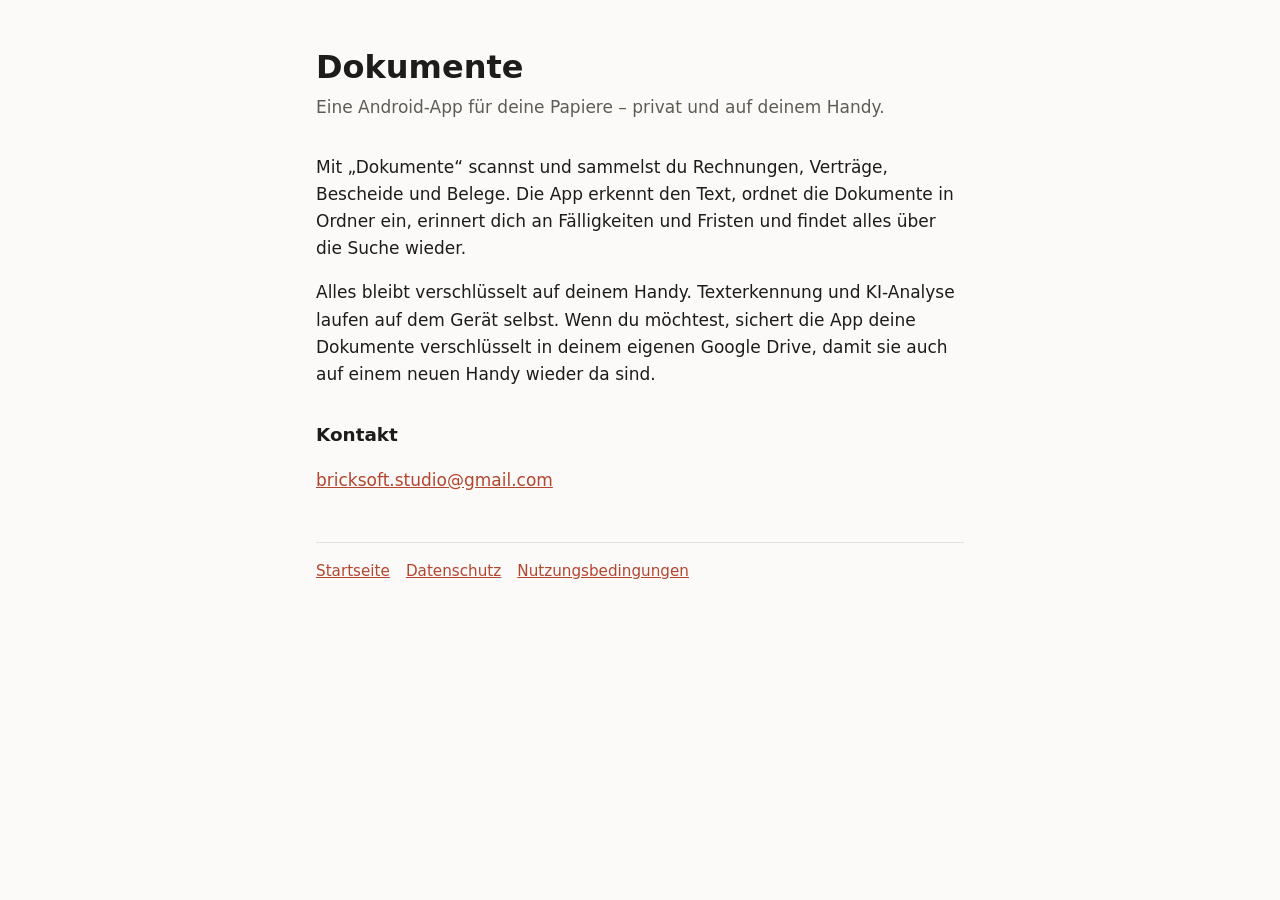
<file: index.html>
<!doctype html>
<html lang="de">
<head>
<meta charset="utf-8">
<meta name="viewport" content="width=device-width, initial-scale=1">
<title>Dokumente</title>
<link rel="stylesheet" href="style.css">
</head>
<body>
<main>
<h1>Dokumente</h1>
<p class="sub">Eine Android-App für deine Papiere – privat und auf deinem Handy.</p>
<p>Mit „Dokumente“ scannst und sammelst du Rechnungen, Verträge, Bescheide und Belege. Die App erkennt den Text, ordnet die Dokumente in Ordner ein, erinnert dich an Fälligkeiten und Fristen und findet alles über die Suche wieder.</p>
<p>Alles bleibt verschlüsselt auf deinem Handy. Texterkennung und KI-Analyse laufen auf dem Gerät selbst. Wenn du möchtest, sichert die App deine Dokumente verschlüsselt in deinem eigenen Google Drive, damit sie auch auf einem neuen Handy wieder da sind.</p>
<h2>Kontakt</h2>
<p><a href="mailto:bricksoft.studio@gmail.com">bricksoft.studio@gmail.com</a></p>
<nav><a href="./">Startseite</a><a href="datenschutz.html">Datenschutz</a><a href="nutzungsbedingungen.html">Nutzungsbedingungen</a></nav>
</main>
</body>
</html>
</file>
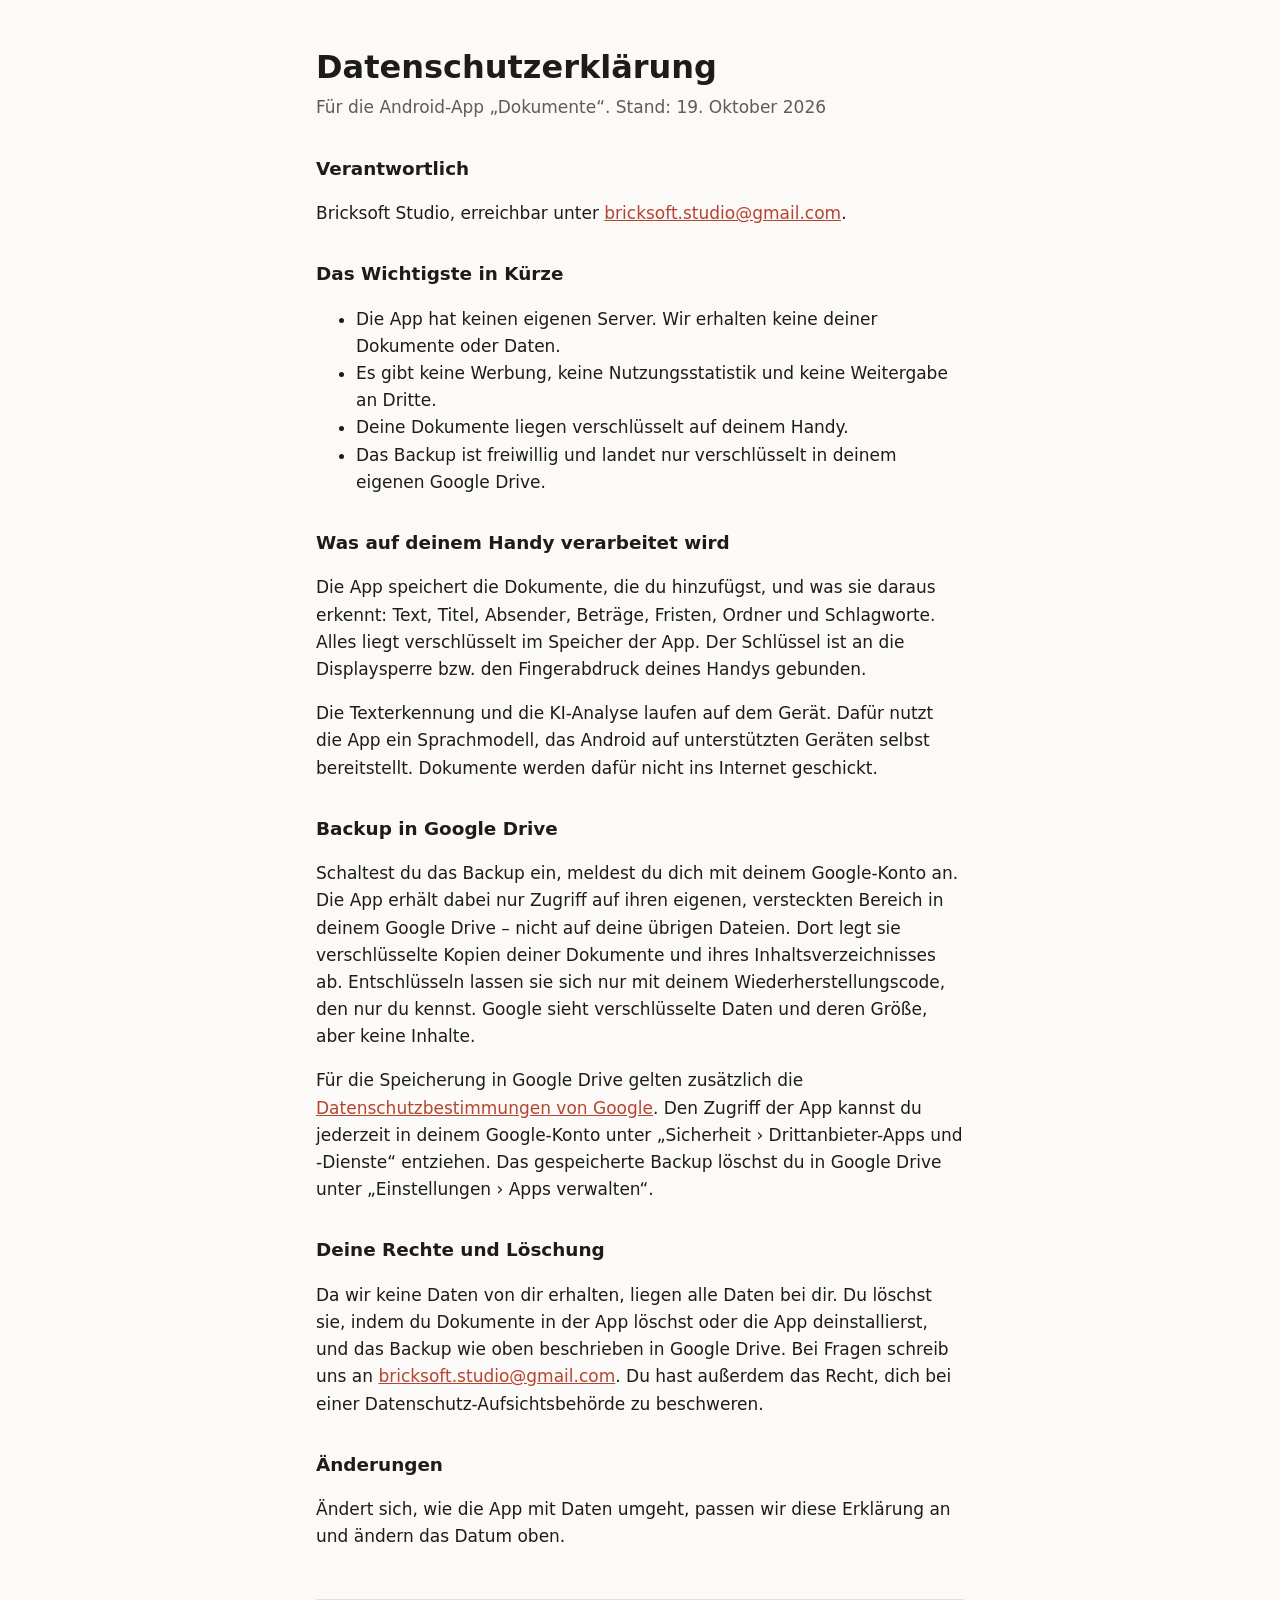
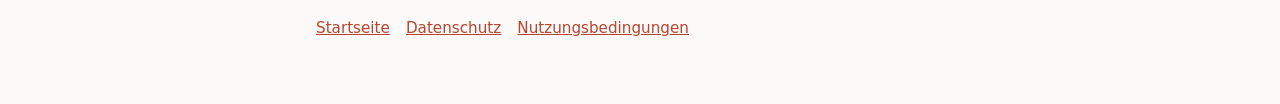
<file: datenschutz.html>
<!doctype html>
<html lang="de">
<head>
<meta charset="utf-8">
<meta name="viewport" content="width=device-width, initial-scale=1">
<title>Datenschutz – Dokumente</title>
<link rel="stylesheet" href="style.css">
</head>
<body>
<main>
<h1>Datenschutzerklärung</h1>
<p class="sub">Für die Android-App „Dokumente“. Stand: 19. Oktober 2026</p>
<h2>Verantwortlich</h2>
<p>Bricksoft Studio, erreichbar unter <a href="mailto:bricksoft.studio@gmail.com">bricksoft.studio@gmail.com</a>.</p>
<h2>Das Wichtigste in Kürze</h2>
<ul>
<li>Die App hat keinen eigenen Server. Wir erhalten keine deiner Dokumente oder Daten.</li>
<li>Es gibt keine Werbung, keine Nutzungsstatistik und keine Weitergabe an Dritte.</li>
<li>Deine Dokumente liegen verschlüsselt auf deinem Handy.</li>
<li>Das Backup ist freiwillig und landet nur verschlüsselt in deinem eigenen Google Drive.</li>
</ul>
<h2>Was auf deinem Handy verarbeitet wird</h2>
<p>Die App speichert die Dokumente, die du hinzufügst, und was sie daraus erkennt: Text, Titel, Absender, Beträge, Fristen, Ordner und Schlagworte. Alles liegt verschlüsselt im Speicher der App. Der Schlüssel ist an die Displaysperre bzw. den Fingerabdruck deines Handys gebunden.</p>
<p>Die Texterkennung und die KI-Analyse laufen auf dem Gerät. Dafür nutzt die App ein Sprachmodell, das Android auf unterstützten Geräten selbst bereitstellt. Dokumente werden dafür nicht ins Internet geschickt.</p>
<h2>Backup in Google Drive</h2>
<p>Schaltest du das Backup ein, meldest du dich mit deinem Google-Konto an. Die App erhält dabei nur Zugriff auf ihren eigenen, versteckten Bereich in deinem Google Drive – nicht auf deine übrigen Dateien. Dort legt sie verschlüsselte Kopien deiner Dokumente und ihres Inhaltsverzeichnisses ab. Entschlüsseln lassen sie sich nur mit deinem Wiederherstellungscode, den nur du kennst. Google sieht verschlüsselte Daten und deren Größe, aber keine Inhalte.</p>
<p>Für die Speicherung in Google Drive gelten zusätzlich die <a href="https://policies.google.com/privacy">Datenschutzbestimmungen von Google</a>. Den Zugriff der App kannst du jederzeit in deinem Google-Konto unter „Sicherheit › Drittanbieter-Apps und -Dienste“ entziehen. Das gespeicherte Backup löschst du in Google Drive unter „Einstellungen › Apps verwalten“.</p>
<h2>Deine Rechte und Löschung</h2>
<p>Da wir keine Daten von dir erhalten, liegen alle Daten bei dir. Du löschst sie, indem du Dokumente in der App löschst oder die App deinstallierst, und das Backup wie oben beschrieben in Google Drive. Bei Fragen schreib uns an <a href="mailto:bricksoft.studio@gmail.com">bricksoft.studio@gmail.com</a>. Du hast außerdem das Recht, dich bei einer Datenschutz-Aufsichtsbehörde zu beschweren.</p>
<h2>Änderungen</h2>
<p>Ändert sich, wie die App mit Daten umgeht, passen wir diese Erklärung an und ändern das Datum oben.</p>
<nav><a href="./">Startseite</a><a href="datenschutz.html">Datenschutz</a><a href="nutzungsbedingungen.html">Nutzungsbedingungen</a></nav>
</main>
</body>
</html>
</file>
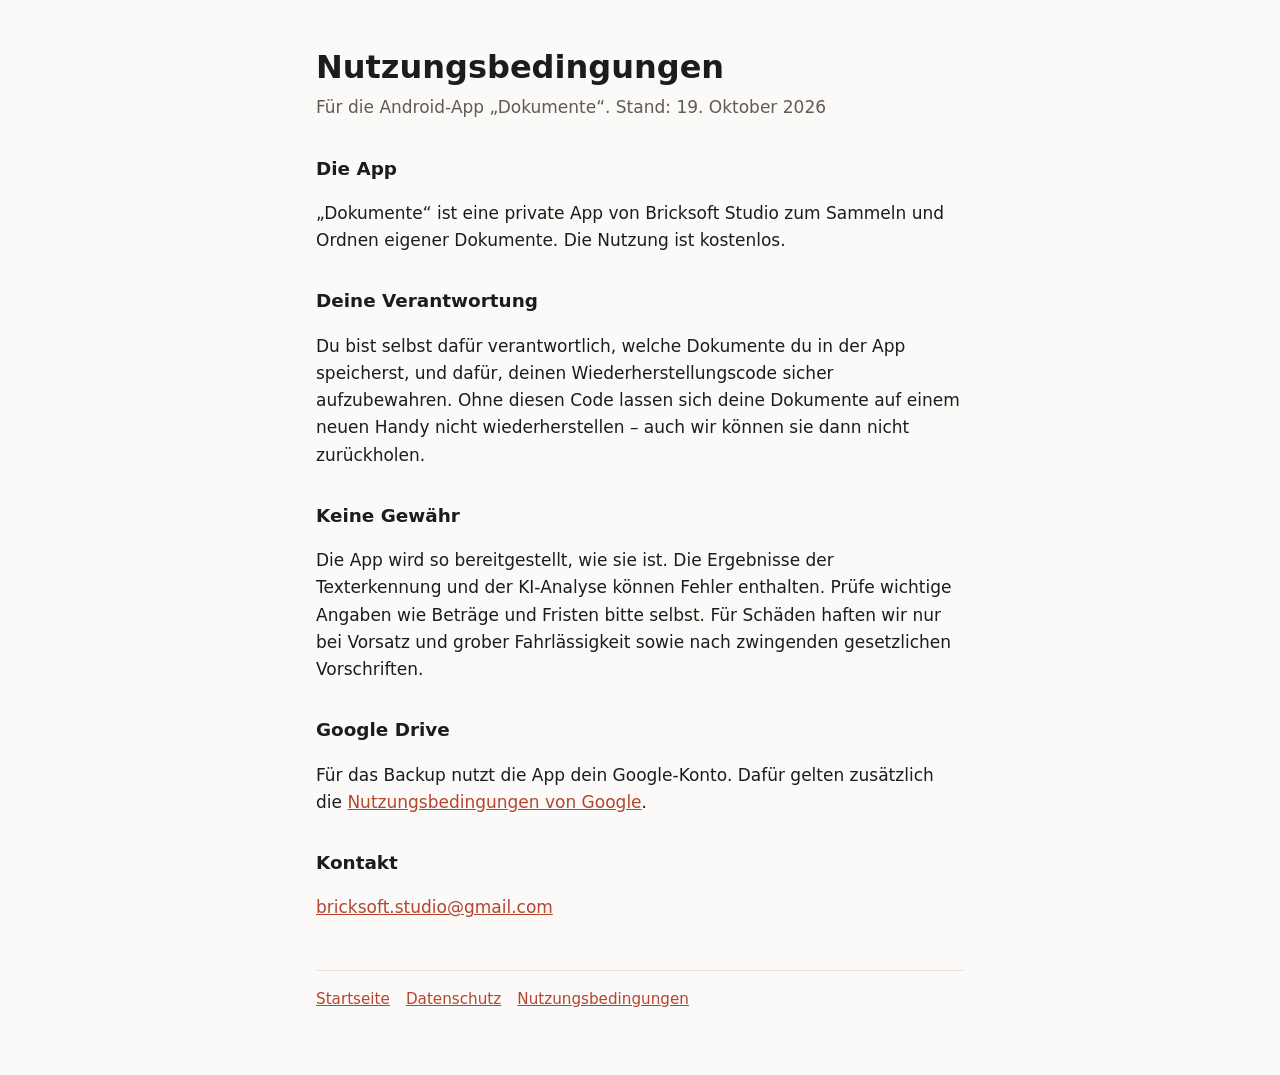
<file: nutzungsbedingungen.html>
<!doctype html>
<html lang="de">
<head>
<meta charset="utf-8">
<meta name="viewport" content="width=device-width, initial-scale=1">
<title>Nutzungsbedingungen – Dokumente</title>
<link rel="stylesheet" href="style.css">
</head>
<body>
<main>
<h1>Nutzungsbedingungen</h1>
<p class="sub">Für die Android-App „Dokumente“. Stand: 19. Oktober 2026</p>
<h2>Die App</h2>
<p>„Dokumente“ ist eine private App von Bricksoft Studio zum Sammeln und Ordnen eigener Dokumente. Die Nutzung ist kostenlos.</p>
<h2>Deine Verantwortung</h2>
<p>Du bist selbst dafür verantwortlich, welche Dokumente du in der App speicherst, und dafür, deinen Wiederherstellungscode sicher aufzubewahren. Ohne diesen Code lassen sich deine Dokumente auf einem neuen Handy nicht wiederherstellen – auch wir können sie dann nicht zurückholen.</p>
<h2>Keine Gewähr</h2>
<p>Die App wird so bereitgestellt, wie sie ist. Die Ergebnisse der Texterkennung und der KI-Analyse können Fehler enthalten. Prüfe wichtige Angaben wie Beträge und Fristen bitte selbst. Für Schäden haften wir nur bei Vorsatz und grober Fahrlässigkeit sowie nach zwingenden gesetzlichen Vorschriften.</p>
<h2>Google Drive</h2>
<p>Für das Backup nutzt die App dein Google-Konto. Dafür gelten zusätzlich die <a href="https://policies.google.com/terms">Nutzungsbedingungen von Google</a>.</p>
<h2>Kontakt</h2>
<p><a href="mailto:bricksoft.studio@gmail.com">bricksoft.studio@gmail.com</a></p>
<nav><a href="./">Startseite</a><a href="datenschutz.html">Datenschutz</a><a href="nutzungsbedingungen.html">Nutzungsbedingungen</a></nav>
</main>
</body>
</html>
</file>
<file: style.css>
:root{--bg:#fbfaf8;--fg:#1d1c1a;--muted:#5f5b55;--line:#e4e0da;--accent:#b5452f}
@media (prefers-color-scheme:dark){:root{--bg:#161514;--fg:#ece9e4;--muted:#a8a29a;--line:#2e2c29;--accent:#e07a62}}
*{box-sizing:border-box}
body{margin:0;background:var(--bg);color:var(--fg);font:17px/1.6 system-ui,-apple-system,"Segoe UI",Roboto,sans-serif}
main{max-width:680px;margin:0 auto;padding:48px 16px 64px}
h1{font-size:2rem;line-height:1.2;margin:0 0 8px}
h2{font-size:1.15rem;margin:32px 0 8px}
p,li{color:var(--fg)}
.sub{color:var(--muted);margin:0 0 32px}
a{color:var(--accent)}
nav{display:flex;gap:16px;flex-wrap:wrap;border-top:1px solid var(--line);margin-top:48px;padding-top:16px;font-size:.95rem}
</file>
